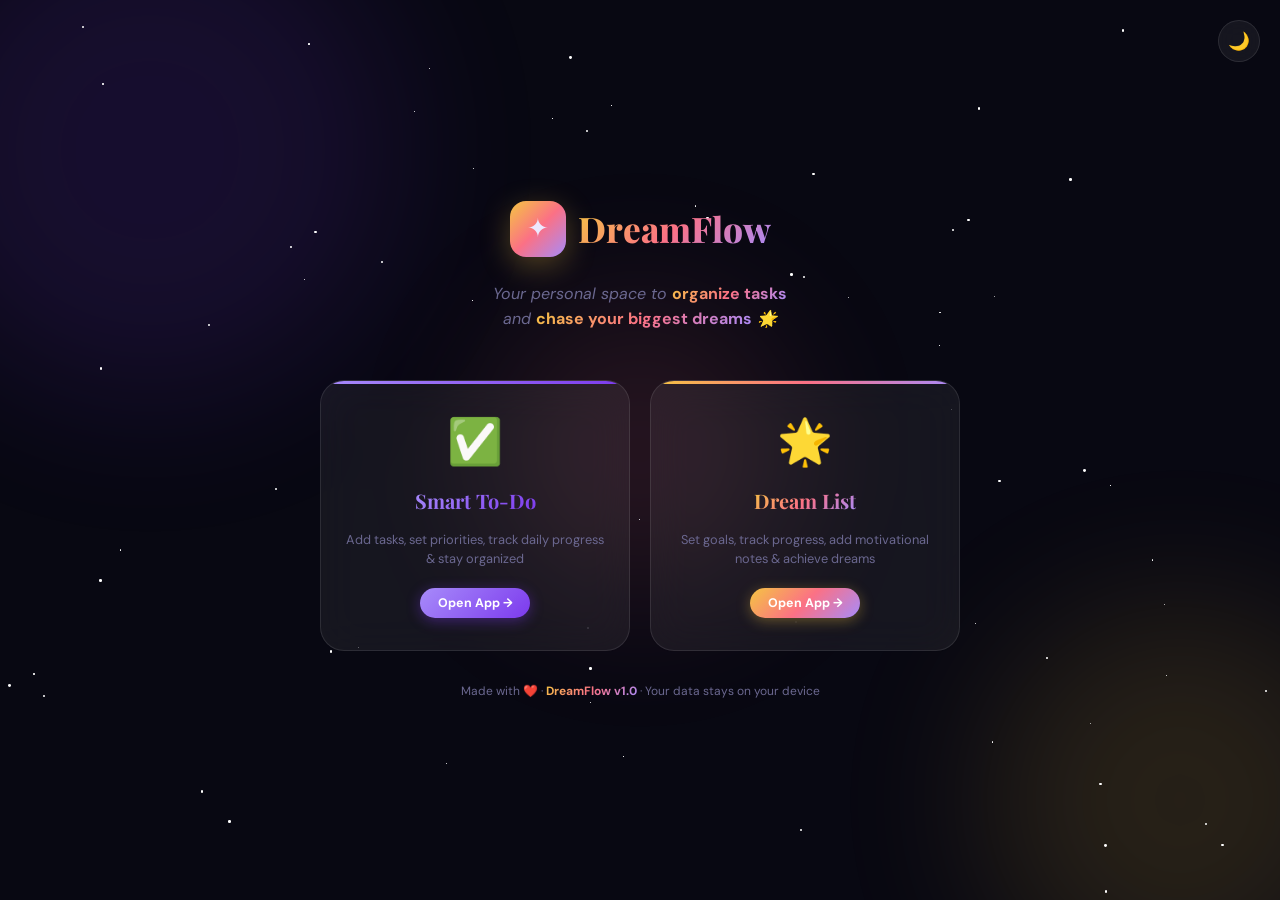
<file: index_home.html>
<!DOCTYPE html>
<html lang="en" data-theme="dark">
<head>
  <meta charset="UTF-8" />
  <meta name="viewport" content="width=device-width, initial-scale=1.0" />
  <title>DreamFlow — Home</title>
  <link href="https://fonts.googleapis.com/css2?family=Playfair+Display:ital,wght@0,700;0,800;1,600&family=DM+Sans:wght@400;500;600;700&display=swap" rel="stylesheet" />
  <style>
    :root {
      --bg: #080812;
      --glass: rgba(255,255,255,0.06);
      --border: rgba(255,255,255,0.1);
      --gold: #f5c542;
      --violet: #a78bfa;
      --rose: #fb7185;
      --text: #ede8ff;
      --muted: #6b6890;
      --dream-grad: linear-gradient(135deg, #f5c542, #fb7185, #a78bfa);
      --todo-grad: linear-gradient(135deg, #a78bfa, #7c3aed);
    }
    [data-theme="light"] {
      --bg: #f4f3ff;
      --glass: rgba(255,255,255,0.75);
      --border: rgba(167,139,250,0.2);
      --text: #1a1630;
      --muted: #8884aa;
    }
    *, *::before, *::after { margin:0; padding:0; box-sizing:border-box; }
    body {
      font-family: 'DM Sans', sans-serif;
      background: var(--bg);
      color: var(--text);
      min-height: 100vh;
      display: flex; flex-direction: column;
      align-items: center; justify-content: center;
      padding: 1.5rem;
      transition: background 0.3s, color 0.3s;
      overflow: hidden;
    }
    /* Background orbs */
    .orb { position:fixed; border-radius:50%; filter:blur(80px); opacity:0.13; pointer-events:none; z-index:0; }
    .o1 { width:500px;height:500px;background:#7c3aed;top:-100px;left:-100px; }
    .o2 { width:400px;height:400px;background:#f5c542;bottom:-100px;right:-100px; }
    .o3 { width:300px;height:300px;background:#fb7185;top:50%;left:50%;transform:translate(-50%,-50%); }
    [data-theme="light"] .orb { opacity:0.06; }

    /* Stars */
    .stars { position:fixed;inset:0;z-index:0;pointer-events:none; }
    .star {
      position:absolute; border-radius:50%; background:#fff;
      animation: twinkle var(--d,3s) ease-in-out infinite;
      animation-delay: var(--dl,0s);
    }
    @keyframes twinkle {
      0%,100%{opacity:0;transform:scale(0.8)}
      50%{opacity:var(--op,0.5);transform:scale(1.2)}
    }
    [data-theme="light"] .stars { display:none; }

    /* Main content */
    .container {
      position: relative; z-index: 1;
      text-align: center;
      max-width: 640px; width: 100%;
    }

    /* Logo */
    .logo {
      display: inline-flex; align-items: center;
      justify-content: center; gap: 0.75rem;
      margin-bottom: 1.5rem;
    }
    .logo-icon {
      width: 56px; height: 56px;
      background: var(--dream-grad);
      border-radius: 16px;
      display: flex; align-items: center; justify-content: center;
      font-size: 1.6rem;
      box-shadow: 0 8px 30px rgba(245,197,66,0.3);
      animation: float 3s ease-in-out infinite;
    }
    @keyframes float {
      0%,100%{transform:translateY(0)}
      50%{transform:translateY(-8px)}
    }

    .brand {
      font-family: 'Playfair Display', serif;
      font-size: 2.2rem; font-weight: 800;
      background: var(--dream-grad);
      -webkit-background-clip: text;
      -webkit-text-fill-color: transparent;
      background-clip: text;
    }

    .tagline {
      font-size: 1rem; color: var(--muted);
      margin-bottom: 3rem; font-style: italic;
      line-height: 1.6;
    }
    .tagline span {
      background: var(--dream-grad);
      -webkit-background-clip: text;
      -webkit-text-fill-color: transparent;
      background-clip: text;
      font-weight: 700; font-style: normal;
    }

    /* App Cards */
    .apps-grid {
      display: grid;
      grid-template-columns: 1fr 1fr;
      gap: 1.25rem;
      margin-bottom: 2rem;
    }
    @media (max-width: 480px) {
      .apps-grid { grid-template-columns: 1fr; }
      .brand { font-size: 1.7rem; }
    }

    .app-card {
      background: var(--glass);
      border: 1px solid var(--border);
      border-radius: 24px;
      padding: 2rem 1.5rem;
      cursor: pointer;
      text-decoration: none; color: inherit;
      backdrop-filter: blur(20px);
      -webkit-backdrop-filter: blur(20px);
      transition: transform 0.3s cubic-bezier(0.4,0,0.2,1),
                  box-shadow 0.3s, border-color 0.3s;
      display: flex; flex-direction: column;
      align-items: center; gap: 1rem;
      position: relative; overflow: hidden;
    }
    .app-card::before {
      content: "";
      position: absolute; top: 0; left: 0; right: 0; height: 3px;
      background: var(--card-grad);
      border-radius: 24px 24px 0 0;
    }
    .app-card:hover {
      transform: translateY(-6px) scale(1.01);
      box-shadow: 0 20px 60px rgba(0,0,0,0.4), 0 0 40px var(--card-glow);
      border-color: var(--card-accent);
    }

    /* To-Do Card */
    .todo-card {
      --card-grad: linear-gradient(90deg, #a78bfa, #7c3aed);
      --card-accent: rgba(167,139,250,0.4);
      --card-glow: rgba(167,139,250,0.15);
    }
    /* Dream Card */
    .dream-card-link {
      --card-grad: linear-gradient(90deg, #f5c542, #fb7185, #a78bfa);
      --card-accent: rgba(245,197,66,0.4);
      --card-glow: rgba(245,197,66,0.15);
    }

    .card-emoji {
      font-size: 2.8rem;
      animation: pulse 2.5s ease-in-out infinite;
    }
    .todo-card .card-emoji { animation-delay: 0s; }
    .dream-card-link .card-emoji { animation-delay: 0.5s; }
    @keyframes pulse {
      0%,100%{transform:scale(1)}
      50%{transform:scale(1.12)}
    }

    .card-title-text {
      font-family: 'Playfair Display', serif;
      font-size: 1.25rem; font-weight: 700;
    }
    .todo-card .card-title-text {
      background: linear-gradient(135deg,#a78bfa,#7c3aed);
      -webkit-background-clip:text; -webkit-text-fill-color:transparent; background-clip:text;
    }
    .dream-card-link .card-title-text {
      background: var(--dream-grad);
      -webkit-background-clip:text; -webkit-text-fill-color:transparent; background-clip:text;
    }

    .card-desc { font-size: 0.8rem; color: var(--muted); line-height: 1.5; text-align: center; }

    .card-btn-pill {
      display: inline-flex; align-items: center; gap: 0.4rem;
      padding: 0.45rem 1.1rem;
      border-radius: 99px;
      font-size: 0.78rem; font-weight: 700;
      color: #fff; margin-top: 0.25rem;
    }
    .todo-card .card-btn-pill { background: var(--todo-grad); box-shadow: 0 3px 14px rgba(124,58,237,0.4); }
    .dream-card-link .card-btn-pill { background: var(--dream-grad); box-shadow: 0 3px 14px rgba(245,197,66,0.35); }

    /* Footer */
    .footer-txt {
      font-size: 0.75rem; color: var(--muted);
      margin-top: 0.5rem;
    }
    .footer-txt span {
      background: var(--dream-grad);
      -webkit-background-clip:text; -webkit-text-fill-color:transparent; background-clip:text;
      font-weight: 700;
    }

    /* Theme toggle */
    .theme-btn {
      position: fixed; top: 1.25rem; right: 1.25rem; z-index: 10;
      width: 42px; height: 42px;
      background: var(--glass); border: 1px solid var(--border);
      border-radius: 50%; cursor: pointer;
      display: flex; align-items: center; justify-content: center;
      font-size: 1.1rem; transition: 0.3s;
      backdrop-filter: blur(10px);
    }
    .theme-btn:hover { border-color: var(--gold); }

    /* Fade-in animation */
    .container { animation: fadeUp 0.6s cubic-bezier(0.4,0,0.2,1) both; }
    .app-card:nth-child(1) { animation: fadeUp 0.5s 0.1s both; }
    .app-card:nth-child(2) { animation: fadeUp 0.5s 0.2s both; }
    @keyframes fadeUp {
      from { opacity:0; transform:translateY(20px); }
      to   { opacity:1; transform:translateY(0); }
    }
  </style>
</head>
<body>

  <!-- Background -->
  <div class="orb o1"></div>
  <div class="orb o2"></div>
  <div class="orb o3"></div>
  <div class="stars" id="stars"></div>

  <!-- Theme Toggle -->
  <button class="theme-btn" id="themeBtn" title="Toggle theme">🌙</button>

  <!-- Main -->
  <div class="container">

    <!-- Logo -->
    <div class="logo">
      <div class="logo-icon">✦</div>
      <span class="brand">DreamFlow</span>
    </div>

    <p class="tagline">
      Your personal space to <span>organize tasks</span><br/>
      and <span>chase your biggest dreams</span> 🌟
    </p>

    <!-- App Cards -->
    <div class="apps-grid">

      <!-- To-Do App -->
      <a class="app-card todo-card" href="index.html">
        <div class="card-emoji">✅</div>
        <div class="card-title-text">Smart To-Do</div>
        <p class="card-desc">Add tasks, set priorities, track daily progress & stay organized</p>
        <div class="card-btn-pill">Open App →</div>
      </a>

      <!-- Dream List App -->
      <a class="app-card dream-card-link" href="dreamlist.html">
        <div class="card-emoji">🌟</div>
        <div class="card-title-text">Dream List</div>
        <p class="card-desc">Set goals, track progress, add motivational notes & achieve dreams</p>
        <div class="card-btn-pill">Open App →</div>
      </a>

    </div>

    <p class="footer-txt">
      Made with ❤️ · <span>DreamFlow v1.0</span> · Your data stays on your device
    </p>

  </div>

  <script>
    // Stars
    const sf = document.getElementById("stars");
    for (let i = 0; i < 70; i++) {
      const s = document.createElement("div");
      s.className = "star";
      const sz = Math.random() * 2.5 + 0.5;
      s.style.cssText = `width:${sz}px;height:${sz}px;top:${Math.random()*100}%;left:${Math.random()*100}%;--d:${(Math.random()*4+2).toFixed(1)}s;--dl:${(Math.random()*5).toFixed(1)}s;--op:${(Math.random()*0.5+0.2).toFixed(2)}`;
      sf.appendChild(s);
    }
    // Theme
    const btn = document.getElementById("themeBtn");
    let theme = localStorage.getItem("df_home_theme") || "dark";
    function applyTheme(t) {
      document.documentElement.setAttribute("data-theme", t);
      btn.textContent = t === "dark" ? "🌙" : "☀️";
      localStorage.setItem("df_home_theme", t);
    }
    applyTheme(theme);
    btn.addEventListener("click", () => {
      theme = theme === "dark" ? "light" : "dark";
      applyTheme(theme);
    });
  </script>
</body>
</html>
</file>
